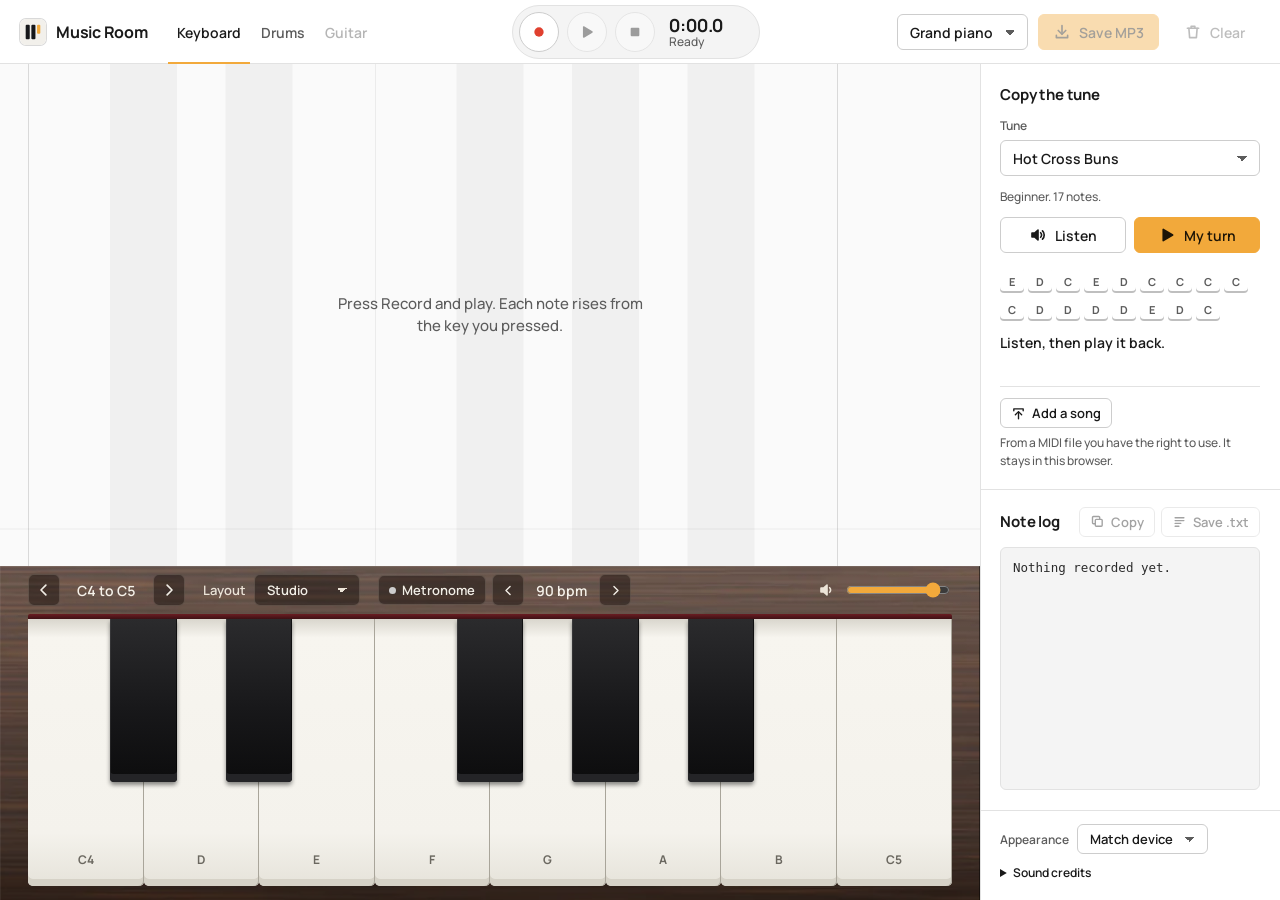
<file: index.html>
<!doctype html>
<html lang="en-GB">
  <head>
    <meta charset="utf-8" />
    <meta name="viewport" content="width=device-width, initial-scale=1" />
    <meta name="theme-color" content="#1f4ba5" />
    <title>Music Room</title>
    <link rel="icon" href="./assets/logo.svg" type="image/svg+xml" />
    <script type="module" crossorigin src="./assets/main-BCTk4KBs.js"></script>
    <link rel="modulepreload" crossorigin href="./assets/theme-DuR48rXR.js">
    <link rel="stylesheet" crossorigin href="./assets/theme-BdsSFn8d.css">
    <link rel="stylesheet" crossorigin href="./assets/main-Dyl6fgHE.css">
  </head>
  <body>
    <div id="app"></div>
    <noscript>The music tool needs JavaScript turned on.</noscript>
  </body>
</html>
</file>
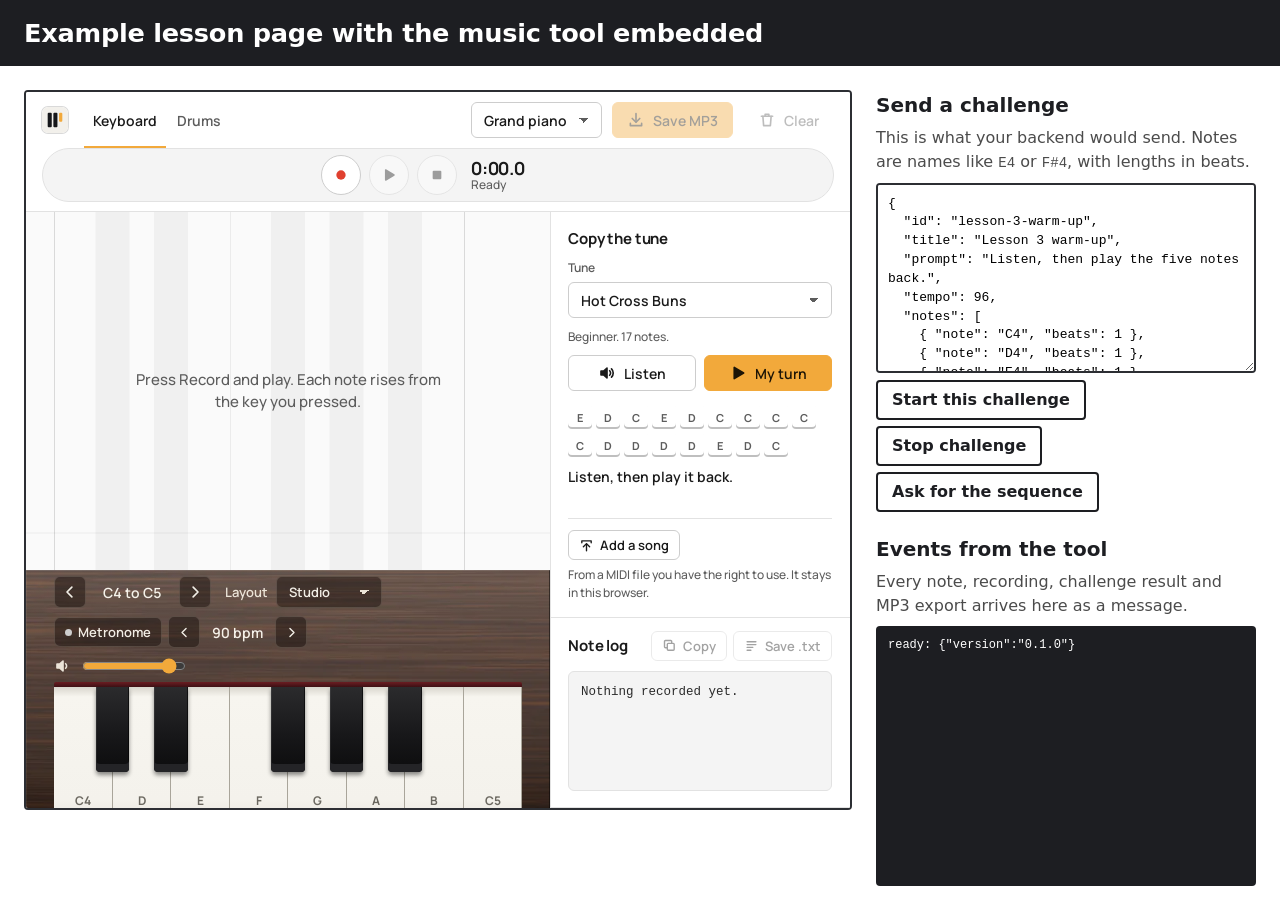
<file: embed-example.html>
<!doctype html>
<html lang="en-GB">
<head>
<meta charset="utf-8">
<meta name="viewport" content="width=device-width, initial-scale=1">
<title>Embedding the music tool</title>
<style>
  :root { --tray: #1d1e22; --navy: #1d1e22; --rule: #2c2e33; --muted: #4b4b4b; }
  * { box-sizing: border-box; }
  body { margin: 0; font: 16px/1.5 "Segoe UI", system-ui, sans-serif; color: var(--navy); background: #fff; }
  header { background: var(--tray); color: #fff; padding: 14px 24px; }
  header h1 { margin: 0; font-size: 1.6rem; letter-spacing: -0.01em; }
  main { display: grid; grid-template-columns: minmax(0, 1fr) 380px; gap: 24px; padding: 24px; max-width: 1800px; }
  iframe { width: 100%; height: 720px; border: 2px solid var(--rule); border-radius: 4px; display: block; }
  aside { display: grid; grid-template-columns: minmax(0, 1fr); gap: 16px; align-content: start; min-width: 0; }
  h2 { font-size: 1.25rem; margin: 0 0 6px; }
  p { margin: 0 0 8px; color: var(--muted); }
  textarea { width: 100%; height: 190px; font: 13px/1.45 ui-monospace, Consolas, monospace; padding: 10px; border: 2px solid var(--rule); border-radius: 4px; }
  button { font: inherit; font-weight: 600; height: 40px; padding: 0 14px; border: 2px solid var(--navy); border-radius: 4px; background: #fff; color: var(--navy); cursor: pointer; margin: 0 6px 6px 0; }
  button:hover { background: var(--navy); color: #fff; }
  pre { margin: 0; height: 260px; overflow: auto; overflow-wrap: anywhere; background: var(--navy); color: #fff; padding: 10px 12px; border-radius: 4px; font: 12px/1.5 ui-monospace, Consolas, monospace; white-space: pre-wrap; }
  code { font-family: ui-monospace, Consolas, monospace; font-size: 0.88em; }
  @media (max-width: 1000px) { main { grid-template-columns: 1fr; } iframe { height: 900px; } }
</style>
</head>
<body>
<header><h1>Example lesson page with the music tool embedded</h1></header>
<main>
  <iframe id="tool" src="./index.html" title="Music tool" allow="autoplay"></iframe>
  <aside>
    <section>
      <h2>Send a challenge</h2>
      <p>This is what your backend would send. Notes are names like <code>E4</code> or <code>F#4</code>, with lengths in beats.</p>
      <textarea id="challenge">{
  "id": "lesson-3-warm-up",
  "title": "Lesson 3 warm-up",
  "prompt": "Listen, then play the five notes back.",
  "tempo": 96,
  "notes": [
    { "note": "C4", "beats": 1 },
    { "note": "D4", "beats": 1 },
    { "note": "E4", "beats": 1 },
    { "note": "F4", "beats": 1 },
    { "note": "G4", "beats": 2 }
  ]
}</textarea>
      <button id="send">Start this challenge</button><button id="stop">Stop challenge</button><button id="get">Ask for the sequence</button>
    </section>
    <section>
      <h2>Events from the tool</h2>
      <p>Every note, recording, challenge result and MP3 export arrives here as a message.</p>
      <pre id="log"></pre>
    </section>
  </aside>
</main>
<script>
  const frame = document.getElementById("tool");
  const log = document.getElementById("log");
  const send = (msg) => frame.contentWindow.postMessage({ source: "music-tool-host", ...msg }, "*");
  const write = (line) => { log.textContent += line + "\n"; log.scrollTop = log.scrollHeight; };

  window.addEventListener("message", (e) => {
    if (!e.data || e.data.source !== "music-tool") return;
    const { type, detail } = e.data;
    if (type === "export") write(`export: ${detail.filename}, ${detail.mp3.byteLength} bytes, ${detail.events.length} notes`);
    else if (type === "note") write(`note: ${detail.name}`);
    else write(`${type}: ${JSON.stringify(detail)}`);
  });

  document.getElementById("send").onclick = () => {
    try {
      send({ type: "start-challenge", challenge: JSON.parse(document.getElementById("challenge").value) });
    } catch (err) {
      write(`Not valid JSON: ${err.message}`);
    }
  };
  document.getElementById("stop").onclick = () => send({ type: "stop-challenge" });
  document.getElementById("get").onclick = () => send({ type: "get-sequence" });
</script>
</body>
</html>
</file>
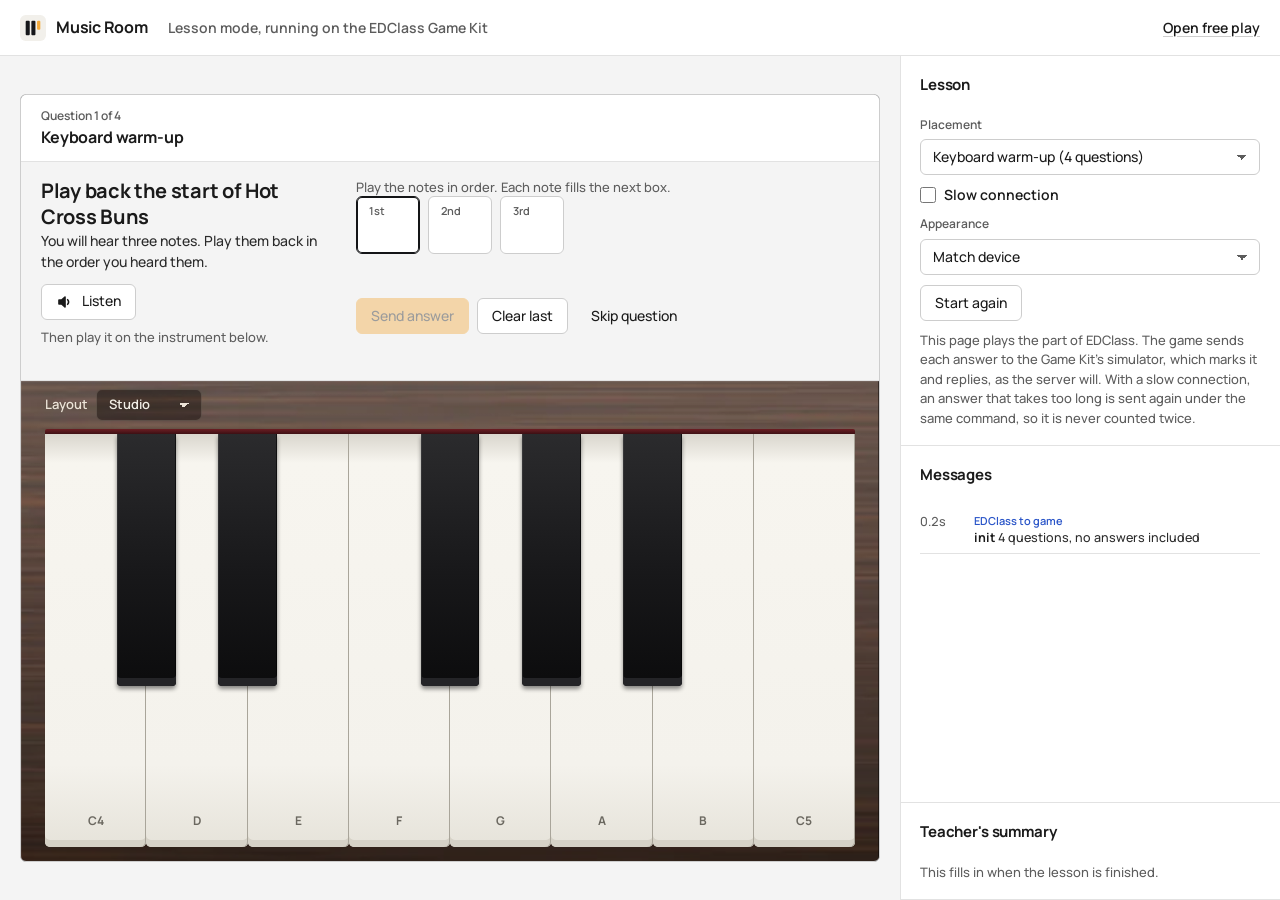
<file: lesson.html>
<!doctype html>
<html lang="en-GB">
  <head>
    <meta charset="utf-8" />
    <meta name="viewport" content="width=device-width, initial-scale=1" />
    <meta name="theme-color" content="#1d1e22" />
    <title>Music Room lesson</title>
    <link rel="icon" href="./assets/logo.svg" type="image/svg+xml" />
    <script type="module" crossorigin src="./assets/lesson-h-5snvL8.js"></script>
    <link rel="modulepreload" crossorigin href="./assets/theme-DuR48rXR.js">
    <link rel="stylesheet" crossorigin href="./assets/theme-BdsSFn8d.css">
    <link rel="stylesheet" crossorigin href="./assets/lesson-BkqbYXVp.css">
  </head>
  <body>
    <div class="lh mt-theme" id="host"></div>
    <noscript>The lesson needs JavaScript turned on.</noscript>
  </body>
</html>
</file>
<file: assets/theme-BdsSFn8d.css>
@font-face{font-family:Manrope;font-style:normal;font-display:swap;font-weight:500;src:url(./manrope-cyrillic-ext-500-normal-Dz8SjJZ9.woff2) format("woff2"),url(./manrope-cyrillic-ext-500-normal-PaLk8PaH.woff) format("woff");unicode-range:U+0460-052F,U+1C80-1C8A,U+20B4,U+2DE0-2DFF,U+A640-A69F,U+FE2E-FE2F}@font-face{font-family:Manrope;font-style:normal;font-display:swap;font-weight:500;src:url(./manrope-cyrillic-500-normal-B1OEZity.woff2) format("woff2"),url(./manrope-cyrillic-500-normal-CNwnNrRC.woff) format("woff");unicode-range:U+0301,U+0400-045F,U+0490-0491,U+04B0-04B1,U+2116}@font-face{font-family:Manrope;font-style:normal;font-display:swap;font-weight:500;src:url(./manrope-greek-500-normal-GeMIHyWm.woff2) format("woff2"),url(./manrope-greek-500-normal-DyxYGEtJ.woff) format("woff");unicode-range:U+0370-0377,U+037A-037F,U+0384-038A,U+038C,U+038E-03A1,U+03A3-03FF}@font-face{font-family:Manrope;font-style:normal;font-display:swap;font-weight:500;src:url(./manrope-vietnamese-500-normal-DCXiE_xi.woff2) format("woff2"),url(./manrope-vietnamese-500-normal-DaZ8i3XM.woff) format("woff");unicode-range:U+0102-0103,U+0110-0111,U+0128-0129,U+0168-0169,U+01A0-01A1,U+01AF-01B0,U+0300-0301,U+0303-0304,U+0308-0309,U+0323,U+0329,U+1EA0-1EF9,U+20AB}@font-face{font-family:Manrope;font-style:normal;font-display:swap;font-weight:500;src:url(./manrope-latin-ext-500-normal-dm74KBQw.woff2) format("woff2"),url(./manrope-latin-ext-500-normal-EtoS1VaI.woff) format("woff");unicode-range:U+0100-02BA,U+02BD-02C5,U+02C7-02CC,U+02CE-02D7,U+02DD-02FF,U+0304,U+0308,U+0329,U+1D00-1DBF,U+1E00-1E9F,U+1EF2-1EFF,U+2020,U+20A0-20AB,U+20AD-20C0,U+2113,U+2C60-2C7F,U+A720-A7FF}@font-face{font-family:Manrope;font-style:normal;font-display:swap;font-weight:500;src:url(./manrope-latin-500-normal-BYYD-dBL.woff2) format("woff2"),url(./manrope-latin-500-normal-DMZssgOp.woff) format("woff");unicode-range:U+0000-00FF,U+0131,U+0152-0153,U+02BB-02BC,U+02C6,U+02DA,U+02DC,U+0304,U+0308,U+0329,U+2000-206F,U+20AC,U+2122,U+2191,U+2193,U+2212,U+2215,U+FEFF,U+FFFD}@font-face{font-family:Manrope;font-style:normal;font-display:swap;font-weight:600;src:url(./manrope-cyrillic-ext-600-normal-Dk-u7o-5.woff2) format("woff2"),url(./manrope-cyrillic-ext-600-normal-DjQx9_jq.woff) format("woff");unicode-range:U+0460-052F,U+1C80-1C8A,U+20B4,U+2DE0-2DFF,U+A640-A69F,U+FE2E-FE2F}@font-face{font-family:Manrope;font-style:normal;font-display:swap;font-weight:600;src:url(./manrope-cyrillic-600-normal-DvRl3Mj-.woff2) format("woff2"),url(./manrope-cyrillic-600-normal-It4mZcQk.woff) format("woff");unicode-range:U+0301,U+0400-045F,U+0490-0491,U+04B0-04B1,U+2116}@font-face{font-family:Manrope;font-style:normal;font-display:swap;font-weight:600;src:url(./manrope-greek-600-normal-BoRV6lzK.woff2) format("woff2"),url(./manrope-greek-600-normal-CF2i9ZRY.woff) format("woff");unicode-range:U+0370-0377,U+037A-037F,U+0384-038A,U+038C,U+038E-03A1,U+03A3-03FF}@font-face{font-family:Manrope;font-style:normal;font-display:swap;font-weight:600;src:url(./manrope-vietnamese-600-normal-C1J5PCl_.woff2) format("woff2"),url(./manrope-vietnamese-600-normal-lA7a_7Ok.woff) format("woff");unicode-range:U+0102-0103,U+0110-0111,U+0128-0129,U+0168-0169,U+01A0-01A1,U+01AF-01B0,U+0300-0301,U+0303-0304,U+0308-0309,U+0323,U+0329,U+1EA0-1EF9,U+20AB}@font-face{font-family:Manrope;font-style:normal;font-display:swap;font-weight:600;src:url(./manrope-latin-ext-600-normal-_gBojHdJ.woff2) format("woff2"),url(./manrope-latin-ext-600-normal-u5Pl7hTU.woff) format("woff");unicode-range:U+0100-02BA,U+02BD-02C5,U+02C7-02CC,U+02CE-02D7,U+02DD-02FF,U+0304,U+0308,U+0329,U+1D00-1DBF,U+1E00-1E9F,U+1EF2-1EFF,U+2020,U+20A0-20AB,U+20AD-20C0,U+2113,U+2C60-2C7F,U+A720-A7FF}@font-face{font-family:Manrope;font-style:normal;font-display:swap;font-weight:600;src:url(./manrope-latin-600-normal-4f0koTD-.woff2) format("woff2"),url(./manrope-latin-600-normal-BqgrALkZ.woff) format("woff");unicode-range:U+0000-00FF,U+0131,U+0152-0153,U+02BB-02BC,U+02C6,U+02DA,U+02DC,U+0304,U+0308,U+0329,U+2000-206F,U+20AC,U+2122,U+2191,U+2193,U+2212,U+2215,U+FEFF,U+FFFD}@font-face{font-family:Manrope;font-style:normal;font-display:swap;font-weight:700;src:url(./manrope-cyrillic-ext-700-normal-cq7F7ESW.woff2) format("woff2"),url(./manrope-cyrillic-ext-700-normal-ezu7N0xg.woff) format("woff");unicode-range:U+0460-052F,U+1C80-1C8A,U+20B4,U+2DE0-2DFF,U+A640-A69F,U+FE2E-FE2F}@font-face{font-family:Manrope;font-style:normal;font-display:swap;font-weight:700;src:url(./manrope-cyrillic-700-normal-Dw_fZAg2.woff2) format("woff2"),url(./manrope-cyrillic-700-normal-7JNVKxyl.woff) format("woff");unicode-range:U+0301,U+0400-045F,U+0490-0491,U+04B0-04B1,U+2116}@font-face{font-family:Manrope;font-style:normal;font-display:swap;font-weight:700;src:url(./manrope-greek-700-normal-CHUG9PD8.woff2) format("woff2"),url(./manrope-greek-700-normal-DyfsrCpP.woff) format("woff");unicode-range:U+0370-0377,U+037A-037F,U+0384-038A,U+038C,U+038E-03A1,U+03A3-03FF}@font-face{font-family:Manrope;font-style:normal;font-display:swap;font-weight:700;src:url(./manrope-vietnamese-700-normal-CUqMx5-1.woff2) format("woff2"),url(./manrope-vietnamese-700-normal-pt65Fn2Z.woff) format("woff");unicode-range:U+0102-0103,U+0110-0111,U+0128-0129,U+0168-0169,U+01A0-01A1,U+01AF-01B0,U+0300-0301,U+0303-0304,U+0308-0309,U+0323,U+0329,U+1EA0-1EF9,U+20AB}@font-face{font-family:Manrope;font-style:normal;font-display:swap;font-weight:700;src:url(./manrope-latin-ext-700-normal-DYOwVNan.woff2) format("woff2"),url(./manrope-latin-ext-700-normal-eVCcYqtJ.woff) format("woff");unicode-range:U+0100-02BA,U+02BD-02C5,U+02C7-02CC,U+02CE-02D7,U+02DD-02FF,U+0304,U+0308,U+0329,U+1D00-1DBF,U+1E00-1E9F,U+1EF2-1EFF,U+2020,U+20A0-20AB,U+20AD-20C0,U+2113,U+2C60-2C7F,U+A720-A7FF}@font-face{font-family:Manrope;font-style:normal;font-display:swap;font-weight:700;src:url(./manrope-latin-700-normal-BZp_XxE4.woff2) format("woff2"),url(./manrope-latin-700-normal-DGRFkw-m.woff) format("woff");unicode-range:U+0000-00FF,U+0131,U+0152-0153,U+02BB-02BC,U+02C6,U+02DA,U+02DC,U+0304,U+0308,U+0329,U+2000-206F,U+20AC,U+2122,U+2191,U+2193,U+2212,U+2215,U+FEFF,U+FFFD}.mt,.mtl,.mt-theme{--mt-stage: #16171a;--mt-chrome: #1d1e22;--mt-raise: #26282d;--mt-hover: #2e3036;--mt-line: #2c2e33;--mt-line-strong: #3b3e44;--mt-text: #f2f0eb;--mt-muted: #a6a6a6;--mt-accent: #f2a93b;--mt-accent-hover: #f6ba5e;--mt-accent-ink: #1c1406;--mt-red: #ff4d3d;--mt-wrong: #ff8a7a;--mt-next-ink: #141517;--mt-next-light: #ffffff;--mt-deck: #0f1012;--mt-hover-line: #4a4d54;--mt-log-text: #d9d7d1;--mt-caption: rgba(29, 30, 34, .92);--mt-label-bg: rgba(15, 16, 18, .86);--mt-label-text: #d4d2cc;--mt-label-sub: #b4b2ac;--mt-floor-light: rgba(255, 255, 255, .07);--mt-view-bg: #16171a;--mt-view-lane: #121315;--mt-view-grid: rgba(255, 255, 255, .05);--mt-view-strong: rgba(255, 255, 255, .11);--mt-view-tag: rgba(22, 23, 26, .85);--mt-view-ink: rgba(255, 255, 255, .55);--mt-radius: 6px;--mt-font: "Manrope", "Segoe UI", system-ui, sans-serif;--mt-mono: ui-monospace, "Cascadia Mono", Consolas, monospace}.mt{font-family:var(--mt-font);font-size:14px;color:var(--mt-text);background:var(--mt-stage);display:grid;grid-template-rows:auto minmax(0,1fr);height:100%;min-height:560px;-webkit-tap-highlight-color:transparent;scrollbar-color:var(--mt-line-strong) transparent;scrollbar-width:thin}.mt *,.mt *:before,.mt *:after{box-sizing:border-box}.mt ::selection{background:var(--mt-accent);color:var(--mt-accent-ink)}.mt h2{margin:0;font-size:15px;font-weight:700;letter-spacing:-.01em}.mt p{margin:0}:where(.mt) button{font:inherit;color:inherit}.mt-sr{position:absolute;width:1px;height:1px;overflow:hidden;clip:rect(0 0 0 0);white-space:nowrap}.mt :focus-visible{outline:2px solid var(--mt-accent);outline-offset:2px}.mt-icon{display:inline-block;width:18px;height:18px;flex:none;background:currentColor;-webkit-mask:var(--icon) center / contain no-repeat;mask:var(--icon) center / contain no-repeat}.mt-btn{display:inline-flex;align-items:center;justify-content:center;gap:8px;height:36px;padding:0 14px;border:1px solid var(--mt-line-strong);border-radius:var(--mt-radius);background:var(--mt-raise);font-weight:600;font-size:14px;cursor:pointer;white-space:nowrap;transition:background-color .12s ease-out,border-color .12s ease-out,color .12s ease-out}.mt-btn:not(:disabled):hover{background:var(--mt-hover);border-color:var(--mt-hover-line)}.mt-btn:disabled{opacity:.4;cursor:default}.mt-btn--small{height:30px;padding:0 10px;font-size:13px;gap:6px}.mt-btn--small .mt-icon{width:15px;height:15px}.mt-btn--icon{width:32px;height:32px;padding:0}.mt-btn--primary{background:var(--mt-accent);border-color:var(--mt-accent);color:var(--mt-accent-ink)}.mt-btn--primary:not(:disabled):hover{background:var(--mt-accent-hover);border-color:var(--mt-accent-hover)}.mt-btn--quiet{background:transparent;border-color:transparent;color:var(--mt-muted)}.mt-btn--quiet:not(:disabled):hover{background:var(--mt-raise);border-color:transparent;color:var(--mt-text)}.mt-btn--danger{background:var(--mt-red);border-color:var(--mt-red);color:#1a0705}.mt-bar{display:grid;grid-template-columns:auto auto minmax(16px,1fr) auto minmax(16px,1fr) auto;align-items:center;column-gap:20px;height:64px;padding:0 20px;background:var(--mt-chrome);box-shadow:inset 0 -1px 0 var(--mt-line)}.mt-brand{grid-column:1;display:flex;align-items:center;gap:10px;font-size:16px;font-weight:700;letter-spacing:-.015em}.mt-brand img{display:block}.mt-inst{grid-column:2;display:flex;gap:2px}.mt-inst__tab{border:0;background:none;height:64px;padding:0 12px;cursor:pointer;font-weight:600;font-size:14px;color:var(--mt-muted);border-radius:0}.mt-inst__tab[aria-pressed=true]{color:var(--mt-text);box-shadow:inset 0 -2px 0 var(--mt-accent)}.mt-inst__tab:disabled{opacity:.45;cursor:default}.mt-inst__tab:focus-visible{outline-offset:-4px}.mt-transport{grid-column:4;display:flex;align-items:center;gap:8px;padding:6px 8px 6px 6px;background:var(--mt-stage);border:1px solid var(--mt-line);border-radius:999px}.mt-round{width:40px;height:40px;border-radius:50%;display:grid;place-items:center;cursor:pointer;background:var(--mt-raise);border:1px solid var(--mt-line-strong);transition:background-color .12s ease-out}.mt-round .mt-icon{width:16px;height:16px}.mt-round:not(:disabled):hover{background:var(--mt-hover)}.mt-round:disabled{opacity:.4;cursor:default}.mt-round--rec{color:var(--mt-red)}.mt-round--rec.is-on{background:var(--mt-red);border-color:var(--mt-red);color:#fff}.mt-round--rec.is-on:hover{background:#ff6558}.mt-round--rec.is-on .mt-icon{animation:mt-blink 1s steps(2,jump-none) infinite}.mt-clock{display:grid;padding:0 10px 0 6px;min-width:88px;line-height:1.15}.mt-clock__time{font-size:18px;font-weight:700;font-variant-numeric:tabular-nums;letter-spacing:-.01em}.mt-clock__state{font-size:12px;color:var(--mt-muted)}.mt[data-state=recording] .mt-clock__state{color:var(--mt-red)}.mt-bar__end{grid-column:6;justify-self:end;display:flex;align-items:center;gap:10px}.mt-sound{display:flex;align-items:center;gap:8px;color:var(--mt-muted);font-weight:600}.mt-select{font:inherit;font-weight:600;color:var(--mt-text);height:36px;padding:0 34px 0 12px;border:1px solid var(--mt-line-strong);border-radius:var(--mt-radius);background-color:var(--mt-raise);cursor:pointer;appearance:none;background-image:linear-gradient(45deg,transparent 50%,var(--mt-muted) 50%),linear-gradient(135deg,var(--mt-muted) 50%,transparent 50%);background-position:calc(100% - 17px) 52%,calc(100% - 12px) 52%;background-size:5px 5px;background-repeat:no-repeat}.mt-select:hover{border-color:var(--mt-hover-line)}.mt-select option,.mt-select optgroup{background:var(--mt-chrome);color:var(--mt-text)}.mt-clear{display:flex;align-items:center;gap:8px}.mt-confirm{display:flex;align-items:center;gap:8px;font-weight:600;white-space:nowrap}.mt-confirm[hidden],.mt-clear .mt-btn[hidden]{display:none}.mt-main{display:grid;grid-template-columns:minmax(0,1fr) 340px;min-height:0}.mt-stage{display:grid;grid-template-columns:minmax(0,1fr);grid-template-rows:minmax(150px,1fr) clamp(210px,40%,340px);min-height:0;min-width:0}.mt-view{position:relative;min-height:0;overflow:hidden;touch-action:none;cursor:ns-resize}.mt-view__canvas{position:absolute;inset:0;display:block}.mt-view__caption{position:absolute;top:12px;left:16px;z-index:1;padding:5px 10px;border-radius:var(--mt-radius);background:var(--mt-caption);box-shadow:inset 0 0 0 1px var(--mt-line);font-size:12px;font-weight:600;color:var(--mt-muted);pointer-events:none}.mt-view__caption:empty{display:none}.mt-view__caption[data-mode=recording]{color:var(--mt-red)}.mt-view__empty{position:absolute;left:50%;top:50%;transform:translate(-50%,-50%);width:max-content;max-width:min(36ch,calc(100% - 48px));text-align:center;font-size:15px;font-weight:500;line-height:1.5;color:var(--mt-muted);pointer-events:none}.mt-view__empty[hidden]{display:none}.mt-deck{display:flex;flex-direction:column;min-height:0;padding:0 16px 16px;background:var(--mt-deck);box-shadow:inset 0 1px 0 var(--mt-line)}.mt-deck__bar{display:flex;align-items:center;gap:10px 18px;height:48px;flex:none}.mt-oct{display:flex;align-items:center;gap:6px}.mt-oct__label{min-width:9ch;text-align:center;font-weight:600;font-variant-numeric:tabular-nums}.mt-status{flex:1;min-width:10ch;font-weight:600;color:var(--mt-text)}.mt-hint{flex:none;font-size:12px;color:var(--mt-muted);white-space:nowrap}.mt-deck__bar{container:deckbar / inline-size}@container deckbar (max-width: 1259px){.mt-hint[data-for=keyboard]{display:none}}@container deckbar (max-width: 1399px){.mt-hint[data-for=drums]{display:none}}.mt-vol{display:flex;align-items:center;gap:8px;color:var(--mt-muted)}.mt-vol input{accent-color:var(--mt-accent);width:104px}.mt-felt{height:5px;flex:none;background:linear-gradient(#6a1d22,#3e1115);border-radius:2px 2px 0 0}.mt-keys{--black-w: calc(100% / var(--whites, 15) * .58);position:relative;flex:1;min-height:140px;touch-action:none;user-select:none;-webkit-user-select:none}.mt-key{position:absolute;top:0;border:0;padding:0;cursor:pointer}.mt-key--white{height:100%;border-radius:0 0 5px 5px;background:linear-gradient(180deg,#d9d6cd 0,#f7f5ef 7%,#f4f2ec 80%,#e6e3da);box-shadow:inset -1px 0 #a9a59a,inset 0 -7px #d6d2c7;color:#6b6860}.mt .mt-key--white{color:#6b6860}.mt-key__name{position:absolute;left:0;right:0;bottom:20px;text-align:center;font-size:12px;font-weight:700;letter-spacing:.01em;line-height:1;pointer-events:none}.mt-key__lamp{position:absolute;left:24%;right:24%;bottom:11px;height:4px;border-radius:2px;background:var(--note);opacity:0;transition:opacity 90ms ease-out;pointer-events:none}.mt-key--white.is-down,.mt-key--white.is-playing{background:linear-gradient(180deg,#cfcbc1 0,#ebe8e0 8%,#e9e6de 82%,#dcd8ce);background:linear-gradient(180deg,color-mix(in srgb,var(--note) 34%,#cfcbc1) 0,color-mix(in srgb,var(--note) 30%,#efece5) 8%,color-mix(in srgb,var(--note) 30%,#ebe8e0) 82%,color-mix(in srgb,var(--note) 38%,#dcd8ce));box-shadow:inset -1px 0 #a9a59a,inset 0 -3px #ccc7bc}.mt-key--black{width:var(--black-w);height:61%;z-index:2;border-radius:0 0 4px 4px;background:linear-gradient(180deg,#2b2b2d 0,#18181a 55%,#0c0c0d);box-shadow:inset 0 -8px #242427,inset 1px 0 #ffffff12,inset -1px 0 #0009,0 3px 4px #00000073}.mt-key--black .mt-key__lamp{left:26%;right:26%;bottom:14px}.mt-key--black.is-down,.mt-key--black.is-playing{background:linear-gradient(180deg,#262628 0,#1c1c1e 60%,#141415);background:linear-gradient(180deg,color-mix(in srgb,var(--note) 55%,#262628) 0,color-mix(in srgb,var(--note) 45%,#1c1c1e) 60%,color-mix(in srgb,var(--note) 35%,#141415));box-shadow:inset 0 -3px #242427,inset 1px 0 #ffffff0d,0 1px 2px #00000073}.mt-key.is-down .mt-key__lamp,.mt-key.is-playing .mt-key__lamp{opacity:1}.mt-key.is-next{z-index:1}.mt-key--black.is-next{z-index:3}.mt-key.is-next:before{content:"";position:absolute;inset:3px;border-radius:0 0 4px 4px;pointer-events:none;box-shadow:inset 0 0 0 3px var(--mt-next-ink)}.mt-key--black.is-next:before{box-shadow:inset 0 0 0 2px #fff}.mt-key.is-next:after{content:"";position:absolute;left:50%;bottom:40px;transform:translate(-50%);pointer-events:none;border:7px solid transparent;border-top:9px solid var(--mt-next-ink);border-bottom:0}.mt-key--black.is-next:after{bottom:34px;border-top-color:#fff}.mt-side{display:flex;flex-direction:column;min-height:0;overflow-y:auto;background:var(--mt-chrome);box-shadow:inset 1px 0 0 var(--mt-line)}.mt-challenge{padding:20px;display:grid;gap:12px}.mt-field{display:grid;gap:6px}.mt-field>span{font-size:12px;font-weight:600;color:var(--mt-muted)}.mt-field .mt-select{width:100%}.mt-tune-meta{font-size:12px;color:var(--mt-muted);margin-top:-4px}.mt-row-btns{display:grid;grid-template-columns:1fr 1fr;gap:8px}.mt-target{list-style:none;margin:4px 0 0;padding:0;display:flex;flex-wrap:wrap;gap:4px}.mt-tp{width:24px;height:24px;border-radius:4px;display:grid;place-items:center;background:var(--mt-raise);color:var(--mt-muted);font-size:11px;font-weight:700;box-shadow:inset 0 -2px #00000040}.mt-tp.is-done{background:var(--c);color:#141414}.mt-tp.is-current{outline:2px solid var(--mt-next-light);outline-offset:1px;color:var(--mt-text)}.mt-tp.is-listening{background:var(--c);color:#141414}.mt-msg{min-height:2.8em;font-size:14px;font-weight:600;line-height:1.4}.mt-field[hidden],.mt-check[hidden],.mt-credit[hidden],.mt-progress[hidden]{display:none}.mt-progress{font-size:12px;font-weight:600;color:var(--mt-muted);font-variant-numeric:tabular-nums;margin-bottom:-6px}.mt-check{display:flex;align-items:center;gap:8px;font-size:13px;font-weight:600;cursor:pointer}.mt-check input{width:16px;height:16px;margin:0;accent-color:var(--mt-accent)}.mt-credit{font-size:12px;line-height:1.5;color:var(--mt-muted)}.mt-about[hidden],.mt-about-song[hidden]{display:none}.mt-about p{margin:0}.mt-about .mt-about-song{margin-bottom:4px;color:var(--mt-text)}.mt-about-song strong{font-weight:650}.mt-about{font-size:13px;line-height:1.55;color:var(--mt-log-text);padding:10px 12px;background:var(--mt-stage);border:1px solid var(--mt-line);border-radius:var(--mt-radius)}.mt-own{display:flex;flex-wrap:wrap;align-items:center;gap:6px 8px;padding-top:12px;margin-top:2px;box-shadow:inset 0 1px 0 var(--mt-line)}.mt-own .mt-btn[hidden]{display:none}.mt-own__note{flex:1 1 100%;font-size:12px;line-height:1.45;color:var(--mt-muted)}.mt-msg.is-wrong{color:var(--mt-wrong)}.mt-log{display:flex;flex-direction:column;flex:1;min-height:190px;padding:18px 20px 20px;gap:10px;box-shadow:inset 0 1px 0 var(--mt-line)}.mt-log__head{display:flex;align-items:center;gap:6px}.mt-log__head h2{margin-right:auto;white-space:nowrap}.mt-log__text{flex:1;min-height:80px;margin:0;overflow:auto;padding:10px 12px;background:var(--mt-stage);border:1px solid var(--mt-line);border-radius:var(--mt-radius);color:var(--mt-log-text);font-family:var(--mt-mono);font-size:12.5px;line-height:1.6;font-variant-numeric:tabular-nums}.mt[data-instrument=drums] [data-for=keyboard],.mt:not([data-instrument=drums]) [data-for=drums]{display:none}.mt[data-instrument=drums] .mt-keys,.mt[data-instrument=drums] .mt-felt,.mt[data-instrument=drums] .kr,.mt[data-instrument=drums] .ng{display:none}.mt:not([data-layout=studio]) .mt-deck>.mt-felt{display:none}.mt:not([data-layout=studio]) [data-only=studio],.mt:not([data-layout=grid]) [data-only=grid]{display:none}.mt-layout{display:flex;align-items:center;gap:8px;color:var(--mt-muted);font-weight:600;font-size:13px}.mt-layout .mt-select{height:32px;font-size:13px}.mt[data-instrument=drums] .mt-stage{grid-template-rows:minmax(120px,1fr) clamp(290px,62%,580px)}.mt[data-notes=off] .mt-view{display:none}.mt.mt[data-notes=off] .mt-stage{grid-template-rows:minmax(0,1fr)}.mt-toggle[aria-pressed=true]{border-color:var(--mt-accent);color:var(--mt-accent)}.mt-metro{display:flex;align-items:center;gap:6px}.mt-metro__bpm{min-width:7ch;text-align:center;font-weight:600;font-variant-numeric:tabular-nums}.mt-metro__dot{width:7px;height:7px;border-radius:50%;background:var(--mt-line-strong);transition:background-color 60ms linear}.mt-metro [aria-pressed=true] .mt-metro__dot{background:var(--mt-accent)}.mt-metro .is-beat .mt-metro__dot{animation:mt-beat .14s linear}.mt-metro .is-accent .mt-metro__dot{animation-name:mt-beat-accent}.dk{display:none;position:relative;flex:1;min-height:200px;container-type:size;touch-action:none;user-select:none;-webkit-user-select:none}.mt[data-instrument=drums] .dk{display:block}.dk-stage{position:absolute;inset:0;margin:auto;width:min(100cqw,200cqh);height:min(100cqh,50cqw)}.dk-plate,.dk-layer{position:absolute;display:block;width:100%;height:100%;-webkit-user-drag:none;pointer-events:none}.dk-plate{inset:0}.dk-move{position:absolute;pointer-events:none}.dk-layer{inset:0}.dk-svg{position:absolute;inset:0;width:100%;height:100%;display:block;overflow:visible}.dk-hit{fill:transparent;cursor:pointer}.dk-glow{position:absolute;pointer-events:none;opacity:0;background:var(--hit, #fff);-webkit-mask-size:100% 100%;mask-size:100% 100%;-webkit-mask-repeat:no-repeat;mask-repeat:no-repeat}.dk-glow[data-strike=kick]{mix-blend-mode:screen}.dk-glow--metal{background:#fff2d2;mix-blend-mode:overlay}.dk-ring{fill:none;stroke:var(--mt-next-light);stroke-width:2.5;vector-effect:non-scaling-stroke;opacity:0;transition:opacity .12s ease-out;pointer-events:none}.dk-ring.is-next{opacity:1}.dk-glow.is-hit,.dk-move.is-hit .dk-glow{animation:dk-flash .42s ease-out}.dk-move[data-strike=crash].is-hit,.dk-move[data-strike=ride].is-hit{animation:dk-sway 1.1s cubic-bezier(.25,.7,.35,1)}.dk-move[data-strike=hh]{transition:transform 90ms ease-out}.dk.is-hat-open .dk-move[data-strike=hh],.dk.is-hat-flick .dk-move[data-strike=hh]{transform:translateY(calc(min(100cqh,50cqw)*-.024))}.dk-move[data-strike=hh].is-hit .dk-layer{animation:dk-tick .12s ease-out}.dk-label{pointer-events:none}.dk-label__bg{fill:var(--mt-label-bg);stroke:var(--mt-line-strong);stroke-width:1}.dk-label__name{fill:var(--mt-label-text);font-size:19px;font-weight:600}.dk-label__key{fill:var(--mt-raise);stroke:var(--mt-hover-line);stroke-width:1}.dk-label__keytext{fill:var(--mt-muted);font-size:14px;font-weight:700}.dk-label.is-lit .dk-label__name{fill:var(--mt-text)}.dk-label.is-lit .dk-label__bg{stroke:#62656c}.dk-label.is-next .dk-label__bg{stroke:var(--mt-next-light);stroke-width:1.5}.dk-label.is-next .dk-label__key{fill:var(--mt-next-light);stroke:var(--mt-next-light)}.dk-label.is-next .dk-label__keytext{fill:var(--mt-next-ink)}.dk-label__sub{fill:var(--mt-label-sub);font-size:15.5px;font-weight:600}.dk--drummer .dk-glow[data-strike=kick]{mix-blend-mode:normal}.mt-tp--drum{width:auto;min-width:26px;padding:0 4px;font-size:10px;letter-spacing:.02em}.mt-credits{padding:14px 20px 18px;box-shadow:inset 0 1px 0 var(--mt-line);font-size:12px;line-height:1.5;color:var(--mt-muted)}.mt-credits summary{cursor:pointer;font-weight:600;color:var(--mt-text)}.mt-credits p{margin-top:6px}.kr{flex:1;display:grid;grid-template-rows:1fr 1fr;gap:10px;min-height:0;container-type:inline-size}.kr-row{display:grid;grid-template-columns:52px minmax(0,1fr);gap:8px;min-height:0}.kr-oct{display:grid;grid-template-rows:auto 1fr auto;justify-items:center;align-items:center;padding:6px 0;background:var(--mt-chrome);border:1px solid var(--mt-line);border-radius:var(--mt-radius)}.kr-oct .mt-btn{width:36px;height:36px;padding:0}.kr-oct .mt-icon{transform:rotate(-90deg)}.kr-oct__label{font-weight:700;font-variant-numeric:tabular-nums}.kr-deck{display:flex;flex-direction:column;min-height:0;border-radius:6px;overflow:hidden}.kr .mt-keys{min-height:0;--black-w: calc(100% / var(--whites, 8) * .62)}.kr .mt-key__name{font-size:13px}@container (max-width: 560px){.kr-row{grid-template-columns:minmax(0,1fr);grid-template-rows:auto minmax(0,1fr);gap:6px}.kr-oct{grid-template-rows:none;grid-template-columns:auto 1fr auto;padding:0 4px;height:40px}.kr-oct .mt-icon{transform:none}.kr-oct .kr-up{order:3}.kr-oct__label{order:2}.kr-oct .kr-down{order:1}.kr .mt-keys{--black-w: calc(100% / var(--whites, 8) * .66)}}.ng{flex:1;display:grid;gap:8px;min-height:0;padding-top:4px;grid-template-columns:repeat(var(--cols, 8),minmax(0,1fr));grid-template-rows:repeat(var(--rows, 4),minmax(0,1fr));touch-action:none;user-select:none;-webkit-user-select:none}.ng-pad{position:relative;display:grid;place-items:center;min-width:0;min-height:0;border:0;padding:0;cursor:pointer;border-radius:6px;color:var(--mt-text);font:inherit;background:linear-gradient(180deg,#2c2e33,#232529);box-shadow:inset 0 1px #ffffff0f,inset 0 -3px #00000059;transition:background-color 60ms linear}.ng-pad__name{font-size:20px;font-weight:700;letter-spacing:-.01em;pointer-events:none}.ng-pad__oct{position:absolute;right:8px;bottom:6px;font-size:11px;font-weight:600;color:var(--mt-muted);pointer-events:none}.ng-pad.is-root{background:linear-gradient(180deg,#3a3631,#2e2b27);box-shadow:inset 0 0 0 1px #5a5046,inset 0 -3px #00000059}.ng-pad.is-root .ng-pad__name{color:#ffd59a}.ng-pad.is-sharp{background:linear-gradient(180deg,#202125,#1a1b1e)}.ng-pad.is-sharp .ng-pad__name{color:#c9c7c1;font-size:17px}.ng-pad.is-down,.ng-pad.is-playing{background:var(--note);box-shadow:inset 0 -2px #00000040}.ng-pad.is-down .ng-pad__name,.ng-pad.is-down .ng-pad__oct,.ng-pad.is-playing .ng-pad__name,.ng-pad.is-playing .ng-pad__oct{color:#141414}.ng-pad.is-next{box-shadow:inset 0 0 0 3px var(--mt-next-light),inset 0 -3px #00000059}.ng-pad.is-next:before{content:"";position:absolute;top:7px;left:50%;transform:translate(-50%);pointer-events:none;border:6px solid transparent;border-top:8px solid var(--mt-next-light);border-bottom:0}.ng-pad.is-next.is-down{box-shadow:inset 0 0 0 3px var(--mt-next-ink)}.ng-pad.is-next.is-down:before{border-top-color:var(--mt-next-ink)}.ck{display:none;flex:1;min-height:0;gap:6px;padding-top:4px;container-type:size;grid-template-columns:repeat(5,minmax(0,1fr));grid-template-rows:minmax(0,1fr) minmax(0,1.35fr);grid-template-areas:"crash tom1 tom2 tom3 ride" "hh hh snare kick kick";touch-action:none;user-select:none;-webkit-user-select:none}.mt[data-instrument=drums] .ck{display:grid}@media(max-aspect-ratio:1/1){.ck{grid-template-columns:1fr 1fr;grid-template-rows:minmax(0,.85fr) minmax(0,1fr) minmax(0,1fr) minmax(0,1.2fr);grid-template-areas:"crash ride" "tom1 tom2" "tom3 snare" "hh kick";gap:8px}}.ck-hit{position:relative;display:grid;grid-template-rows:minmax(0,1fr) auto;min-width:0;min-height:64px;padding:4px 4px 6px;border:0;border-radius:8px;background:none;color:inherit;font:inherit;cursor:pointer}.ck-art{position:relative;display:flex;align-items:flex-end;justify-content:center;min-height:0}.ck-art:before{content:"";position:absolute;left:8%;right:8%;bottom:-4px;height:34%;pointer-events:none;background:radial-gradient(closest-side,var(--mt-floor-light),transparent)}.ck-art img{position:relative;display:block;max-width:none;-webkit-user-drag:none;pointer-events:none;filter:drop-shadow(0 8px 9px rgba(0,0,0,.55));transition:transform 70ms ease-out,filter 70ms ease-out}.ck-label{display:flex;align-items:center;justify-content:center;gap:6px;margin-top:4px;font-size:13px;font-weight:600;color:var(--mt-label-text);white-space:nowrap}.ck-label kbd{font:700 10px var(--mt-font);min-width:18px;height:18px;display:grid;place-items:center;border-radius:4px;background:var(--mt-raise);border:1px solid #4a4d54;color:var(--mt-muted)}.ck-hit.is-hit img{transform:translateY(2px) scale(.985);filter:brightness(1.12) drop-shadow(0 0 10px var(--hit, #fff)) drop-shadow(0 6px 6px rgba(0,0,0,.55))}.ck-hit.is-next img{filter:drop-shadow(0 0 2px var(--mt-next-light)) drop-shadow(0 0 9px rgba(255,255,255,.45)) drop-shadow(0 8px 9px rgba(0,0,0,.55))}.ck-hit.is-next .ck-label{color:var(--mt-text)}.ck-hit.is-next kbd{background:var(--mt-next-light);border-color:var(--mt-next-light);color:var(--mt-next-ink)}.ck.is-hat-open [data-piece=hh] img{transform:translateY(-3px)}@media(pointer:coarse){.ck-label kbd{display:none}}.mt[data-instrument=keyboard][data-layout=studio] .mt-deck,.kr-deck,.mtl[data-layout=studio] .mtl-instrument{background:linear-gradient(180deg,#ffffff12 0,#fff0 38%,#00000052),var(--mt-wood, #2a160c) center / cover;box-shadow:inset 0 1px #ffffff1f,inset 1px 0 #ffffff0f,inset -1px 0 #00000080}.mt[data-instrument=keyboard][data-layout=studio] .mt-deck{padding:0 28px 14px}.mt[data-instrument=keyboard][data-layout=studio] .mt-deck__bar,.mtl[data-layout=studio] .mtl-deck__bar{color:#f6f2ea;--mt-muted: #ece4d8}.mt[data-instrument=keyboard][data-layout=studio] .mt-deck__bar .mt-btn:not(.mt-btn--primary),.mt[data-instrument=keyboard][data-layout=studio] .mt-deck__bar .mt-select,.mtl[data-layout=studio] .mtl-deck__bar .mt-select{background-color:#0c06036b;border-color:#ffecd629;color:#f2eee6}.kr-deck{padding:0 12px 10px}.mtl[data-layout=studio] .mtl-instrument{padding:0 24px 14px}@keyframes mt-blink{to{opacity:.35}}@keyframes mt-beat{0%{background:#f2f0eb}}@keyframes mt-beat-accent{0%{background:#fff;transform:scale(1.5)}}@keyframes dk-flash{0%{opacity:calc(.42 * var(--force, .8))}to{opacity:0}}@keyframes dk-sway{12%{transform:rotate(calc(-2.4deg * var(--force, .8))) scaleY(calc(1 + .55 * var(--force, .8)))}38%{transform:rotate(calc(1.2deg * var(--force, .8))) scaleY(calc(1 - .18 * var(--force, .8)))}62%{transform:rotate(calc(-.5deg * var(--force, .8))) scaleY(calc(1 + .12 * var(--force, .8)))}82%{transform:scaleY(.98)}}@keyframes dk-tick{40%{transform:translateY(1.2%)}}@media(prefers-reduced-motion:reduce){.mt-round--rec.is-on .mt-icon{animation:none}.dk-move.is-hit,.dk-move .dk-layer{animation:none!important}.dk-move[data-strike=hh],.ck-art img{transition:none}}.mt[data-theme=light],.mtl[data-theme=light],.mt-theme[data-theme=light]{--mt-stage: #f4f4f4;--mt-chrome: #ffffff;--mt-raise: #ffffff;--mt-hover: #efefef;--mt-line: #e2e2e2;--mt-line-strong: #cdcdcd;--mt-hover-line: #b3b3b3;--mt-text: #1a1a1a;--mt-muted: #5c5c5c;--mt-accent: #f2a93b;--mt-accent-hover: #f0b65a;--mt-red: #e0402f;--mt-wrong: #c23a26;--mt-next-light: #141517;--mt-deck: #e9e9e9;--mt-log-text: #2b2b2b;--mt-caption: rgba(255, 255, 255, .94);--mt-label-bg: rgba(255, 255, 255, .92);--mt-label-text: #1f1f1f;--mt-label-sub: #555555;--mt-floor-light: rgba(0, 0, 0, .06);--mt-view-bg: #fafafa;--mt-view-lane: #f0f0f0;--mt-view-grid: rgba(0, 0, 0, .06);--mt-view-strong: rgba(0, 0, 0, .13);--mt-view-tag: rgba(255, 255, 255, .92);--mt-view-ink: rgba(0, 0, 0, .55);color-scheme:light}.mt[data-theme=dark],.mtl[data-theme=dark],.mt-theme[data-theme=dark]{color-scheme:dark}.mt[data-theme=light][data-instrument=drums] .mt-deck,.mtl[data-theme=light][data-instrument=drums] .mtl-instrument{background:radial-gradient(ellipse 70% 60% at 50% 62%,#fff 0,#e6e6e6 80%)}[data-theme=light] .ng-pad{background:linear-gradient(180deg,#fff,#f1f1f1);box-shadow:inset 0 0 0 1px #d6d6d6,inset 0 -3px #00000014}[data-theme=light] .ng-pad.is-root{background:linear-gradient(180deg,#3a3c41,#2c2e33);box-shadow:inset 0 -3px #0000004d}[data-theme=light] .ng-pad.is-root .ng-pad__name{color:#ffd59a}[data-theme=light] .ng-pad.is-root .ng-pad__oct{color:#c9c9c9}[data-theme=light] .ng-pad.is-root.is-next{box-shadow:inset 0 0 0 3px #fff,0 0 0 2px #141517}[data-theme=light] .ng-pad.is-root.is-next:before{border-top-color:#fff}[data-theme=light] .mt-brand img{border-radius:6px;box-shadow:0 0 0 1px #d9d9d9}[data-theme=light] .ng-pad.is-sharp{background:linear-gradient(180deg,#e9e9e9,#dedede)}[data-theme=light] .ng-pad.is-sharp .ng-pad__name{color:#333}[data-theme=light] .ng-pad.is-next{box-shadow:inset 0 0 0 3px var(--mt-next-light),inset 0 -3px #00000014}[data-theme=light] .ck-art img{filter:drop-shadow(0 8px 9px rgba(0,0,0,.28))}[data-theme=light] .ck-hit.is-next img{filter:drop-shadow(0 0 2px #141517) drop-shadow(0 0 7px rgba(0,0,0,.35)) drop-shadow(0 8px 9px rgba(0,0,0,.28))}[data-theme=light] .mt-round--rec{color:var(--mt-red)}.mt-foot{display:flex;flex-wrap:wrap;align-items:center;justify-content:space-between;gap:10px 16px;padding:14px 20px 18px;box-shadow:inset 0 1px 0 var(--mt-line)}.mt-foot .mt-credits{padding:0;box-shadow:none;flex:1 1 100%}.mt-appearance{display:flex;align-items:center;gap:8px;font-size:12px;font-weight:600;color:var(--mt-muted)}.mt-appearance .mt-select{height:30px;font-size:13px}@media(max-width:1280px){.mt-inst__tab{padding:0 9px}.mt-sound>span{display:none}.mt-main{grid-template-columns:minmax(0,1fr) 300px}}@media(max-width:1100px){.mt-brand>span,.mt-inst__tab:disabled{display:none}.mt-deck__bar{height:auto;min-height:48px;flex-wrap:wrap;padding:6px 0;gap:8px 14px}.mt-hint{display:none}}@media(max-height:760px)and (min-width:761px){.mt-bar,.mt-inst__tab{height:56px}.mt-stage{grid-template-rows:minmax(140px,1fr) clamp(200px,40%,300px)}.mt-challenge{padding:16px 18px;gap:10px}.mt-log{padding:14px 18px 16px}}@media(max-width:900px)and (min-width:761px){.mt-bar{display:flex;flex-wrap:wrap;height:auto;padding:0 16px 10px;column-gap:16px;row-gap:0}.mt-bar__end{margin-left:auto}.mt-transport{order:4;width:100%;justify-content:center}.mt-inst__tab{height:56px}}@media(max-height:520px)and (min-width:761px){.mt{display:flex;flex-direction:column;height:auto;min-height:0}.mt-main{display:flex;flex-direction:column}.mt-stage,.mt.mt[data-notes=off] .mt-stage,.mt[data-instrument=drums] .mt-stage{grid-template-rows:minmax(0,1fr);height:calc(100svh - var(--mt-bar-h, 112px));min-height:250px}.mt-view{display:none}.mt-bar{display:flex;flex-wrap:nowrap;height:52px;padding:0 12px;column-gap:12px}.mt-brand>span,.mt-sound>span,.mt-clock__state,[data-save-label],.mt-clear .mt-btn span:not(.mt-icon){display:none}.mt-inst__tab{height:52px}.mt-transport{order:0;width:auto;padding:3px 6px 3px 3px;gap:6px}.mt-round{width:36px;height:36px}.mt-clock{min-width:64px;padding:0 4px}.mt-clock__time{font-size:16px}.mt-bar__end{margin-left:auto;gap:6px}.mt-btn--primary[data-save]{padding:0 10px}.mt-vol{display:none}.mt-deck__bar{height:auto;min-height:44px;flex-wrap:nowrap;padding:4px 0;gap:8px 12px}.mt-hint{display:none}.mt-keys{min-height:0}.mt-side{box-shadow:inset 0 1px 0 var(--mt-line)}}@media(max-width:760px){.mt{display:flex;flex-direction:column;height:auto;min-height:100%}.mt-bar{display:flex;flex-wrap:wrap;height:auto;padding:10px 14px;gap:10px}.mt-bar__end{margin-left:auto;gap:6px}.mt-transport{order:4;width:100%;justify-content:center}.mt-brand>span{display:inline}.mt-inst{order:3;width:100%;margin:-4px 0 -2px;box-shadow:inset 0 -1px 0 var(--mt-line)}.mt-inst__tab{height:40px;padding:0 12px}.mt-clear .mt-btn span:not(.mt-icon){display:none}.mt-main{display:flex;flex-direction:column}.mt-stage{grid-template-rows:210px auto}.mt-deck{padding:0 8px 10px}.mt-keys{flex:none;height:210px}.mt-deck__bar{height:auto;min-height:44px;flex-wrap:wrap;gap:6px 10px;padding:6px 0}.mt-status{order:3;flex:1 0 100%;min-width:0}.mt-status:empty{display:none}.mt-vol{margin-left:auto}.mt-vol input{width:80px}.mt-side{box-shadow:inset 0 1px 0 var(--mt-line)}.mt-challenge,.mt-log{padding:16px}.mt-log__text{min-height:140px;max-height:260px}.mt[data-instrument=drums] .mt-stage{grid-template-rows:170px auto}.mt.mt[data-notes=off] .mt-stage{grid-template-rows:minmax(0,1fr);height:calc(100svh - var(--mt-bar-h, 160px));min-height:420px}.mt[data-notes=off] .mt-deck{padding-bottom:12px}.kr .mt-keys{flex:1;height:auto}.dk{flex:none;min-height:0;height:auto;aspect-ratio:2 / 1.1;overflow:hidden}.dk-stage{inset:auto auto 0 -9%;margin:0;width:118%;height:auto;aspect-ratio:2 / 1}.dk-label{display:none}.mt-credits{padding:14px 16px 18px}}@media(max-width:400px){.mt-sound{display:none}}
</file>
<file: assets/main-Dyl6fgHE.css>
html,body{height:100%;margin:0;background:#16171a}body{overflow:hidden}@media(max-height:520px)and (min-width:761px),(max-width:760px){body{overflow:auto}}
</file>
<file: assets/lesson-BkqbYXVp.css>
.lh{--lh-bg: #121315;--lh-chrome: #1d1e22;--lh-raise: #26282d;--lh-line: #2c2e33;--lh-line-strong: #3b3e44;--lh-text: #f2f0eb;--lh-muted: #a6a6a6;--lh-wrong: #ff8a7a;--lh-right: #6fdc9f;display:grid;grid-template-rows:auto minmax(0,1fr);height:100vh;height:100svh;font:500 14px/1.45 Manrope,Segoe UI,system-ui,sans-serif;color:var(--lh-text);background:var(--lh-bg)}html,body{margin:0;height:100%;background:#121315}html:has(.lh[data-theme=light]),html:has(.lh[data-theme=light]) body{background:#f4f4f4}.lh[data-theme=light]{--lh-bg: #f4f4f4;--lh-chrome: #ffffff;--lh-raise: #ffffff;--lh-line: #e2e2e2;--lh-line-strong: #cdcdcd;--lh-text: #1a1a1a;--lh-muted: #5c5c5c;--lh-wrong: #c23a26;--lh-right: #1f8a4c;--lh-in: #2a55c8;--lh-msg: #2b2b2b}.lh *,.lh *:before,.lh *:after{box-sizing:border-box}.lh button,.lh select{font:inherit;color:inherit}.lh h2{margin:0 0 10px;font-size:15px;font-weight:700;letter-spacing:-.01em}.lh p{margin:0}.lh-bar{display:flex;align-items:center;gap:20px;height:56px;padding:0 20px;background:var(--lh-chrome);box-shadow:inset 0 -1px 0 var(--lh-line)}.lh-brand{display:flex;align-items:center;gap:10px;font-size:16px;font-weight:700;letter-spacing:-.015em}.lh-brand img{display:block}.lh-what{color:var(--lh-muted);font-weight:600}.lh-link{margin-left:auto;color:var(--lh-text);font-weight:600;text-decoration:underline;text-underline-offset:3px;text-decoration-color:var(--lh-line-strong)}.lh-link:hover{text-decoration-color:currentColor}.lh-main{display:grid;grid-template-columns:minmax(0,1fr) 380px;min-height:0}.lh-stage{display:grid;place-items:center;min-width:0;min-height:0;padding:20px}.lh-frame{width:min(100%,1024px);height:min(100%,768px);overflow:hidden;border:1px solid var(--lh-line-strong);border-radius:6px;background:#16171a}.lh-side{display:flex;flex-direction:column;min-height:0;overflow-y:auto;background:var(--lh-chrome);box-shadow:inset 1px 0 0 var(--lh-line)}.lh-panel{display:grid;gap:10px;padding:18px 20px;box-shadow:inset 0 -1px 0 var(--lh-line)}.lh-panel--log{flex:1;min-height:220px;grid-template-rows:auto minmax(0,1fr)}.lh-field{display:grid;gap:6px}.lh-field>span{font-size:12px;font-weight:600;color:var(--lh-muted)}.lh-select{width:100%}.lh-check{display:flex;align-items:center;gap:8px;font-weight:600;cursor:pointer}.lh-check input{width:16px;height:16px;accent-color:#f2a93b;margin:0}.lh-panel .mt-btn{justify-self:start}.lh-note{font-size:13px;color:var(--lh-muted);line-height:1.5}.lh-log{list-style:none;margin:0;padding:0;overflow-y:auto;min-height:120px;max-height:360px;font-size:12.5px}.lh-entry{display:grid;grid-template-columns:44px minmax(0,1fr);column-gap:10px;padding:7px 0;box-shadow:inset 0 -1px 0 var(--lh-line)}.lh-time{grid-row:span 2;color:var(--lh-muted);font-variant-numeric:tabular-nums}.lh-dir{font-size:11px;font-weight:600;color:var(--lh-muted)}.lh-entry--in .lh-dir{color:var(--lh-in, #9fb4ff)}.lh-msg{overflow-wrap:anywhere;color:var(--lh-msg, #d9d7d1)}.lh-msg b{color:var(--lh-text);font-weight:700}.lh-total{font-size:18px;font-weight:700}.lh-q{box-shadow:inset 0 -1px 0 var(--lh-line)}.lh-q summary{display:flex;justify-content:space-between;gap:12px;padding:9px 0;cursor:pointer;font-weight:600}.lh-q summary span:last-child{color:var(--lh-muted);font-variant-numeric:tabular-nums;white-space:nowrap}.lh-q ul{list-style:none;margin:0 0 8px;padding:0;font-size:13px}.lh-q li{display:flex;justify-content:space-between;gap:12px;padding:3px 0}.lh-q li.is-right span:last-child:before{content:"✓ ";color:var(--lh-right);font-weight:700}.lh-q li.is-wrong span:last-child:before{content:"✕ ";color:var(--lh-wrong);font-weight:700}.lh-timing{margin:0 0 8px;font-size:12.5px;color:var(--lh-muted)}@media(max-width:1100px){.lh{height:auto;min-height:100vh}.lh-main{grid-template-columns:minmax(0,1fr)}.lh-stage{padding:12px}.lh-frame{height:min(84svh,768px)}.lh-side{box-shadow:inset 0 1px 0 var(--lh-line);overflow:visible}}@media(max-width:600px){.lh-bar{gap:12px;padding:0 14px}.lh-what{display:none}.lh-stage{padding:0}.lh-frame{width:100%;height:calc(100svh - 56px);border:0;border-radius:0}.lh-panel{padding:16px}}.mt.mtl{display:block;height:100%;min-height:0;overflow:hidden;container:mtl / size;font-family:var(--mt-font);font-size:14px;color:var(--mt-text);background:var(--mt-stage)}.mtl-wrap{position:relative;display:grid;grid-template-rows:auto auto minmax(0,1fr);height:100%}.mtl-head{display:flex;align-items:center;gap:16px;padding:12px 20px;background:var(--mt-chrome);box-shadow:inset 0 -1px 0 var(--mt-line)}.mtl-head>div{flex:1;min-width:0}.mtl-kicker{font-size:12px;font-weight:600;color:var(--mt-muted)}.mtl .mtl-title{margin:2px 0 0;font-size:16px;font-weight:700;letter-spacing:-.01em;white-space:nowrap;overflow:hidden;text-overflow:ellipsis}.mtl-marks{font-weight:600;color:var(--mt-muted);font-variant-numeric:tabular-nums;white-space:nowrap}.mtl-q{display:grid;grid-template-columns:minmax(240px,.8fr) minmax(0,1.4fr);grid-template-rows:auto auto 1fr;column-gap:28px;padding:16px 20px;max-height:52cqh;overflow-y:auto;box-shadow:inset 0 -1px 0 var(--mt-line)}.mtl-q[hidden]{display:none}.mtl-q-title{grid-column:1;margin:0;font-size:20px;font-weight:700;letter-spacing:-.015em;line-height:1.3;outline:none}.mtl-q-body{grid-column:1;margin:6px 0 0;color:var(--mt-log-text);line-height:1.5;max-width:52ch}.mtl-listen{grid-column:1;display:flex;flex-wrap:wrap;align-items:center;gap:8px 12px;margin-top:12px;align-self:start}.mtl-listen[hidden]{display:none}.mtl-hint{font-size:13px;color:var(--mt-muted)}.mtl-answer,.mtl-actions,.mtl-confirm,.mtl-feedback,.mtl-status{grid-column:2}.mtl-answer{grid-row:1 / span 2}.mtl-how{margin:0 0 10px;font-size:13px;color:var(--mt-muted)}.mtl-blanks{list-style:none;margin:0;padding:0;display:flex;flex-wrap:wrap;gap:8px}.mtl-blanks li{display:grid;gap:4px;justify-items:start}.mtl-blank,.mtl-slot{position:relative;display:grid;align-content:center;gap:2px;min-width:64px;height:58px;padding:0 12px;border:1px solid var(--mt-line-strong);border-radius:var(--mt-radius);background:var(--mt-raise);cursor:pointer;text-align:left}.mtl-blank__label{font-size:11px;font-weight:600;color:var(--mt-muted)}.mtl-blank__value{font-size:18px;font-weight:700;text-transform:capitalize}.mtl-blank.is-active,.mtl-slot.is-ready{border-color:var(--mt-next-light);box-shadow:inset 0 0 0 1px var(--mt-next-light)}.mtl-blank:disabled,.mtl-slot:disabled,.mtl-choice:disabled,.mtl-token:disabled{cursor:default}.mtl-mark{position:absolute;top:6px;right:8px;font-size:13px;font-weight:700}.mtl{--mtl-right: #6fdc9f;--mtl-right-line: #4fbf85;--mtl-part: #f2c94c}.mtl[data-theme=light]{--mtl-right: #1f8a4c;--mtl-right-line: #2f9e5e;--mtl-part: #a27100}.is-right{border-color:var(--mtl-right-line)}.is-right .mtl-mark{color:var(--mtl-right)}.is-wrong{border-color:var(--mt-wrong)}.is-wrong .mtl-mark{color:var(--mt-wrong)}.mtl-should{font-size:12px;font-weight:600;color:var(--mt-wrong)}.mtl-choices{list-style:none;margin:0;padding:0;display:grid;gap:8px;max-width:560px}.mtl-choice-row{display:flex;align-items:center;gap:8px}.mtl-choice{position:relative;flex:1;display:flex;align-items:center;min-height:48px;padding:0 40px 0 14px;border:1px solid var(--mt-line-strong);border-radius:var(--mt-radius);background:var(--mt-raise);font-weight:600;text-align:left;cursor:pointer}.mtl-choice:not(:disabled):hover{background:var(--mt-hover)}.mtl-choice.is-picked{border-color:var(--mt-next-light);box-shadow:inset 0 0 0 1px var(--mt-next-light)}.mtl-choice .mtl-mark{top:50%;transform:translateY(-50%);right:14px}.mtl-tokens{list-style:none;margin:0 0 12px;padding:0;display:flex;flex-wrap:wrap;gap:8px}.mtl-token{min-width:76px;height:44px;padding:0 16px;border:1px solid var(--mt-line-strong);border-radius:var(--mt-radius);background:var(--mt-raise);font-weight:700;cursor:grab;touch-action:none}.mtl-token.is-held{border-color:var(--mt-next-light);box-shadow:inset 0 0 0 1px var(--mt-next-light)}.mtl-slots{list-style:none;margin:0 0 10px;padding:0;display:grid;grid-template-columns:repeat(auto-fill,minmax(112px,1fr));gap:8px;max-width:620px}.mtl-slots li{display:grid;gap:4px}.mtl-slot{width:100%;height:64px}.mtl-slot.is-filled{background:var(--mt-hover)}.mtl-ghost{position:absolute;top:0;left:0;z-index:20;pointer-events:none;opacity:.92;box-shadow:0 8px 18px #00000073}.mtl-actions{display:flex;flex-wrap:wrap;align-items:center;gap:8px;margin-top:14px}.mtl-actions[hidden],.mtl-confirm[hidden],.mtl-feedback[hidden],.mtl-end[hidden],.mtl-instrument[hidden]{display:none}.mtl-confirm{display:flex;flex-wrap:wrap;align-items:center;gap:8px;margin-top:14px;font-weight:600}.mtl-confirm p{flex:1 1 100%}.mtl-feedback{margin-top:14px}.mtl-verdict{display:flex;align-items:center;gap:8px;margin:0;font-size:17px;font-weight:700}.mtl-verdict .mtl-mark{position:static;font-size:17px}.mtl-verdict.is-right .mtl-mark{color:var(--mtl-right)}.mtl-verdict.is-part .mtl-mark{color:var(--mtl-part)}.mtl-verdict.is-wrong .mtl-mark{color:var(--mt-wrong)}.mtl-verdict.is-neutral .mtl-mark{color:var(--mt-muted)}.mtl-score{margin:4px 0 0;color:var(--mt-muted);font-weight:600;font-variant-numeric:tabular-nums}.mtl-why{margin:8px 0 0;max-width:60ch;line-height:1.5;color:var(--mt-log-text)}.mtl-status{min-height:1.4em;margin-top:8px;font-size:13px;color:var(--mt-muted)}.mtl-instrument{display:flex;flex-direction:column;min-height:0;padding:0 16px 14px;background:var(--mt-deck)}.mtl-deck__bar{display:flex;align-items:center;gap:10px 16px;min-height:48px;flex:none}.mtl-surface{position:relative;display:flex;flex-direction:column;flex:1;min-height:0}.mtl-surface>.mt-keys{flex:1;min-height:0}.mtl .dk{display:block}.mtl .ck{display:grid}.mtl[data-layout=studio] .mtl-surface:before{content:"";height:5px;flex:none;background:linear-gradient(#6a1d22,#3e1115);border-radius:2px 2px 0 0}.mtl-end{padding:28px 24px;overflow-y:auto}.mtl-end h3{margin:0;font-size:22px;letter-spacing:-.015em}.mtl-end .mtl-score{font-size:15px}.mtl-end-list{list-style:none;margin:18px 0 0;padding:0;max-width:560px}.mtl-end-list li{display:flex;justify-content:space-between;gap:16px;padding:10px 0;box-shadow:inset 0 -1px 0 var(--mt-line)}.mtl-end-list li span:last-child{font-variant-numeric:tabular-nums;color:var(--mt-muted);font-weight:600}.mtl-fatal{margin:0;padding:40px 24px;text-align:center;font-weight:600}@container mtl (max-width: 720px){.mtl-q{grid-template-columns:minmax(0,1fr);grid-template-rows:none;max-height:48cqh;padding:14px 16px}.mtl-q>*{grid-column:1}.mtl-answer{grid-row:auto;margin-top:14px}.mtl-head{padding:10px 16px}.mtl-instrument{padding:0 8px 10px}.mtl-blank{min-width:56px}}@container mtl (max-height: 520px){.mtl-q{max-height:56cqh;padding-top:10px;padding-bottom:10px}.mtl-head{padding-top:8px;padding-bottom:8px}}.mtl .mtl-q-title:focus,.mtl .mtl-q-title:focus-visible{outline:none}
</file>
